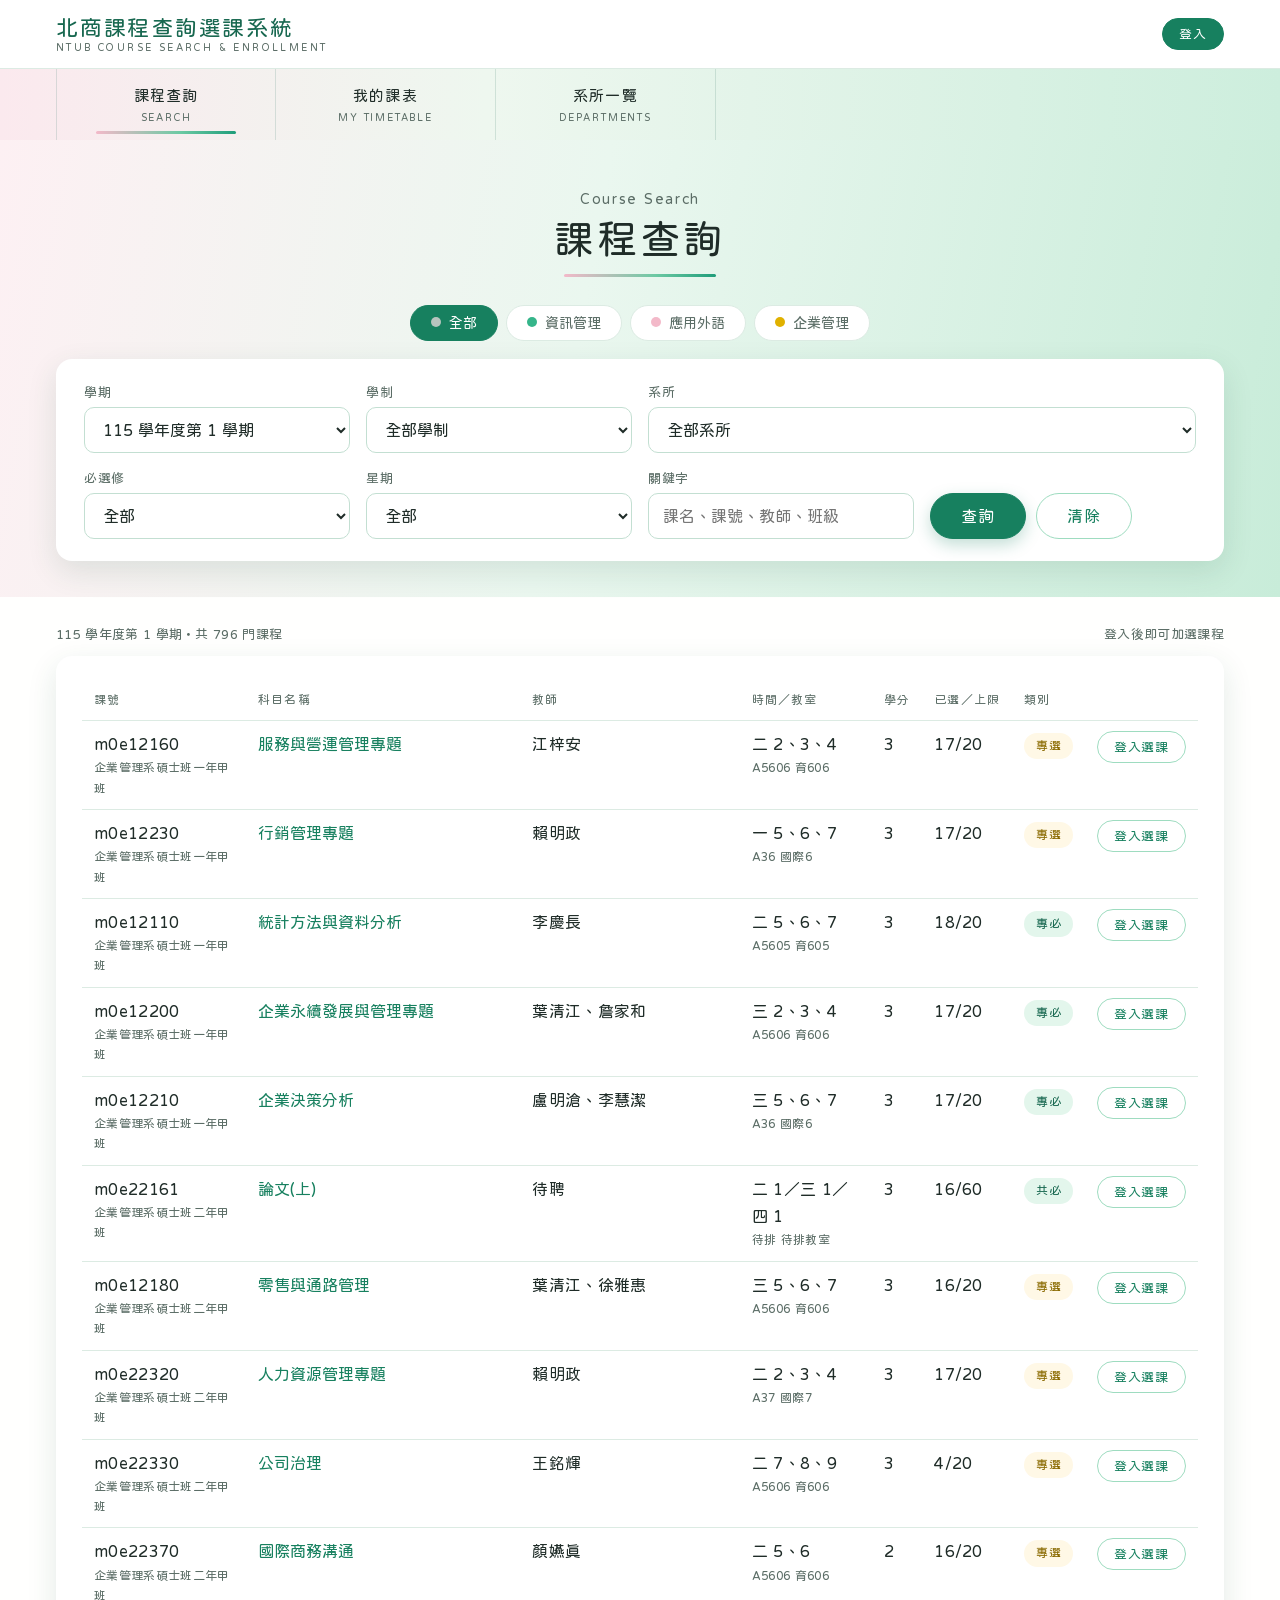
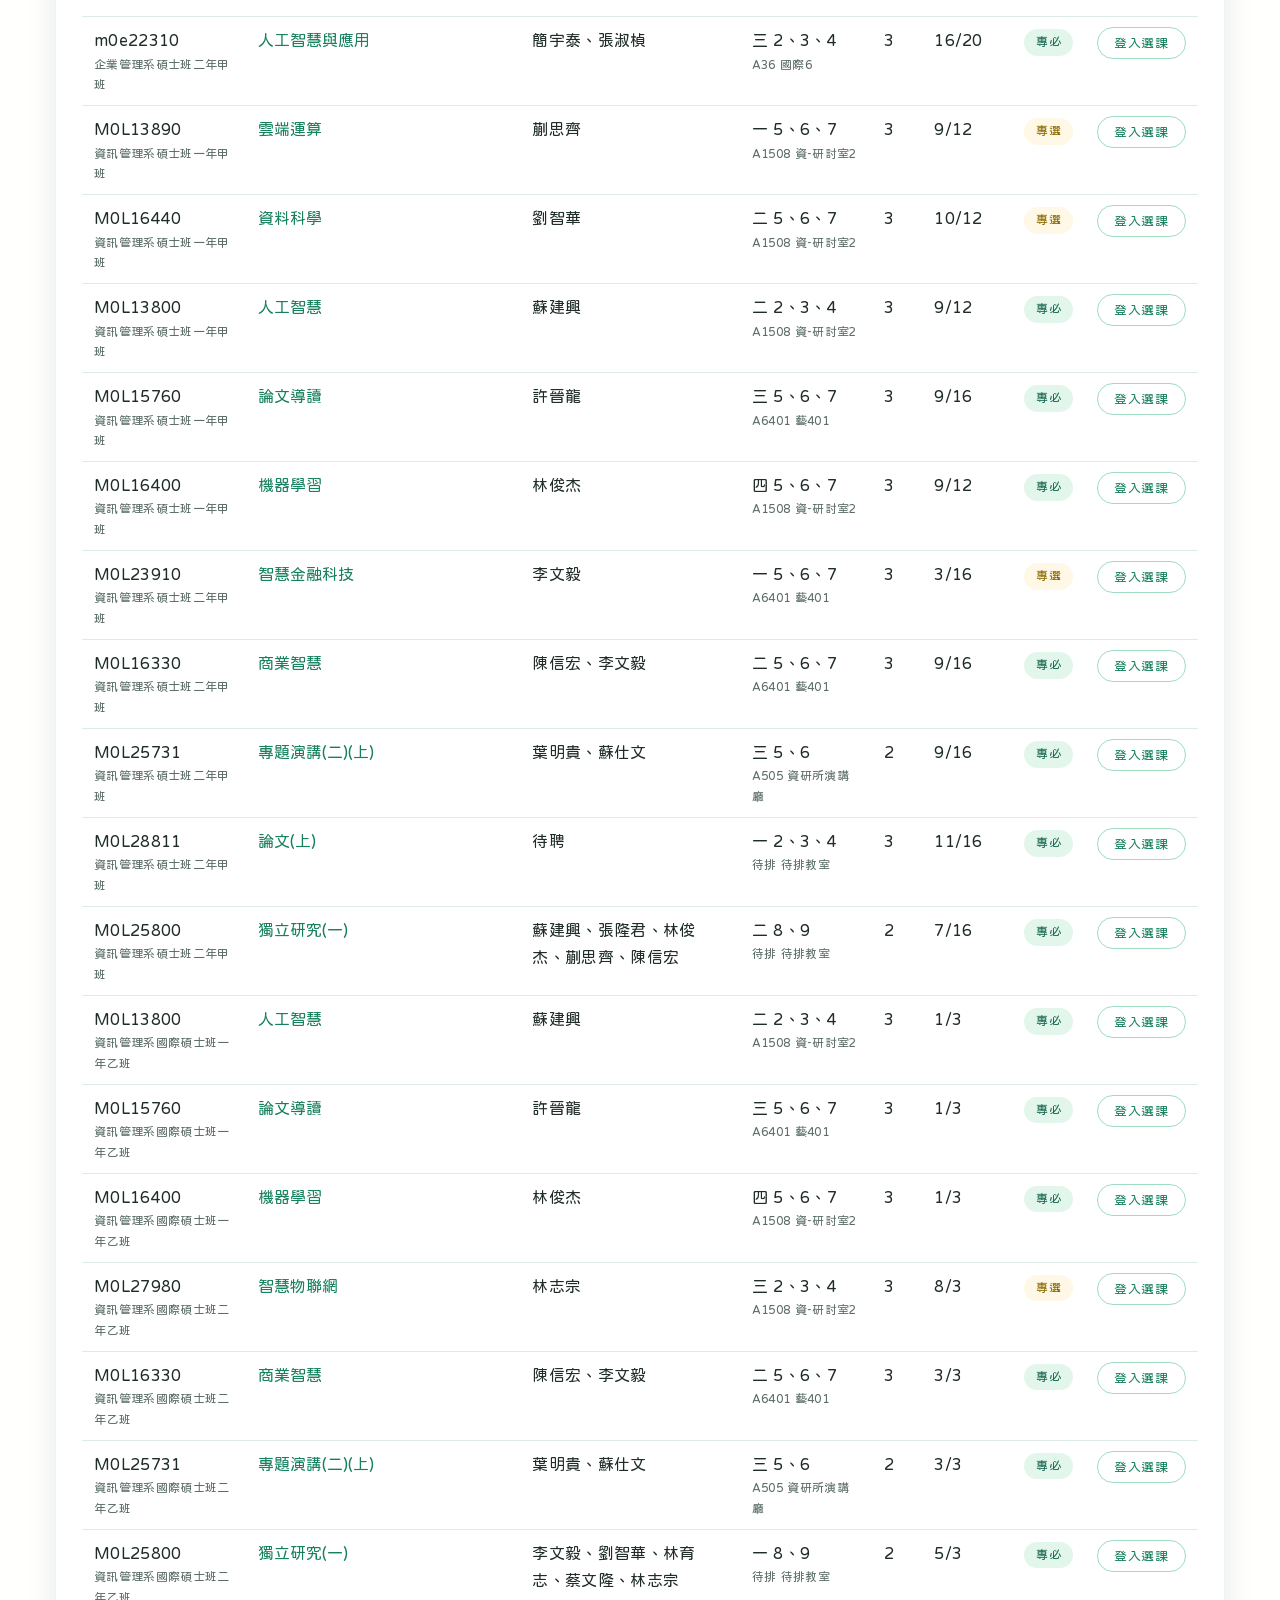
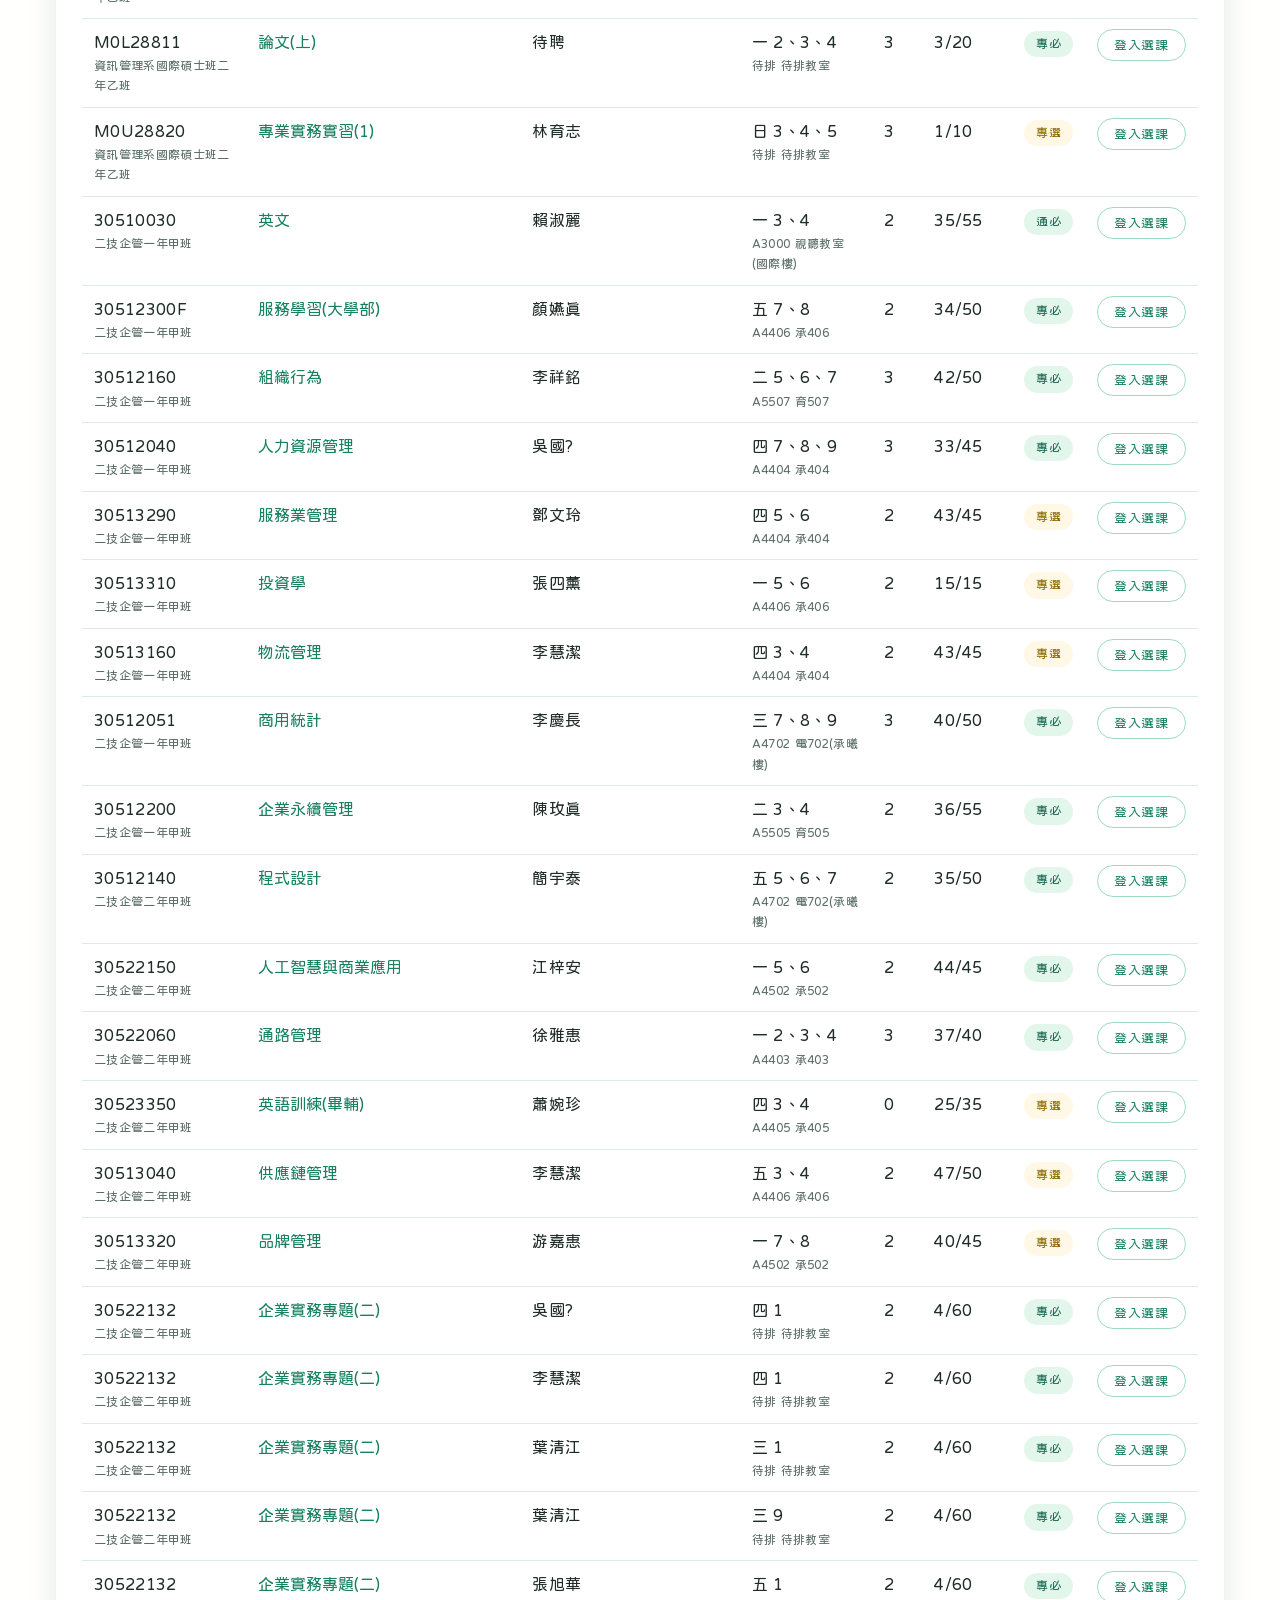
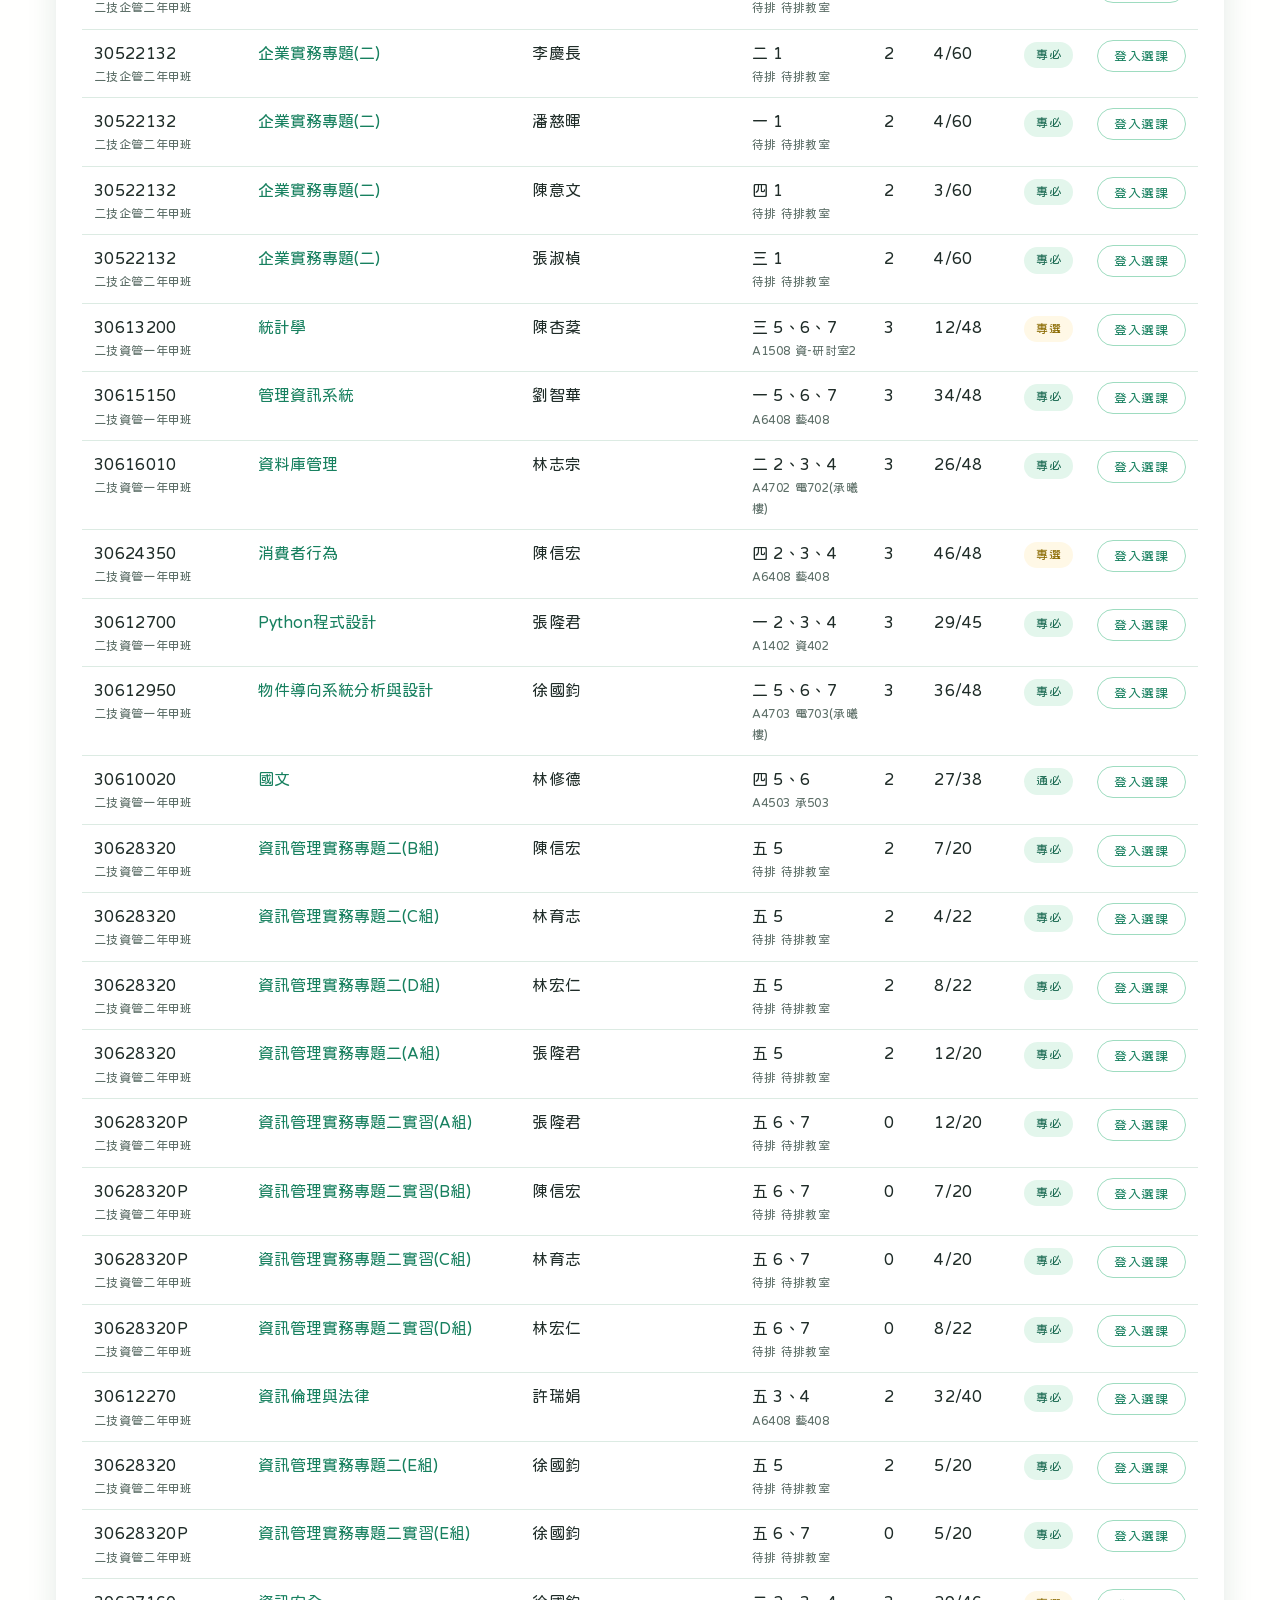
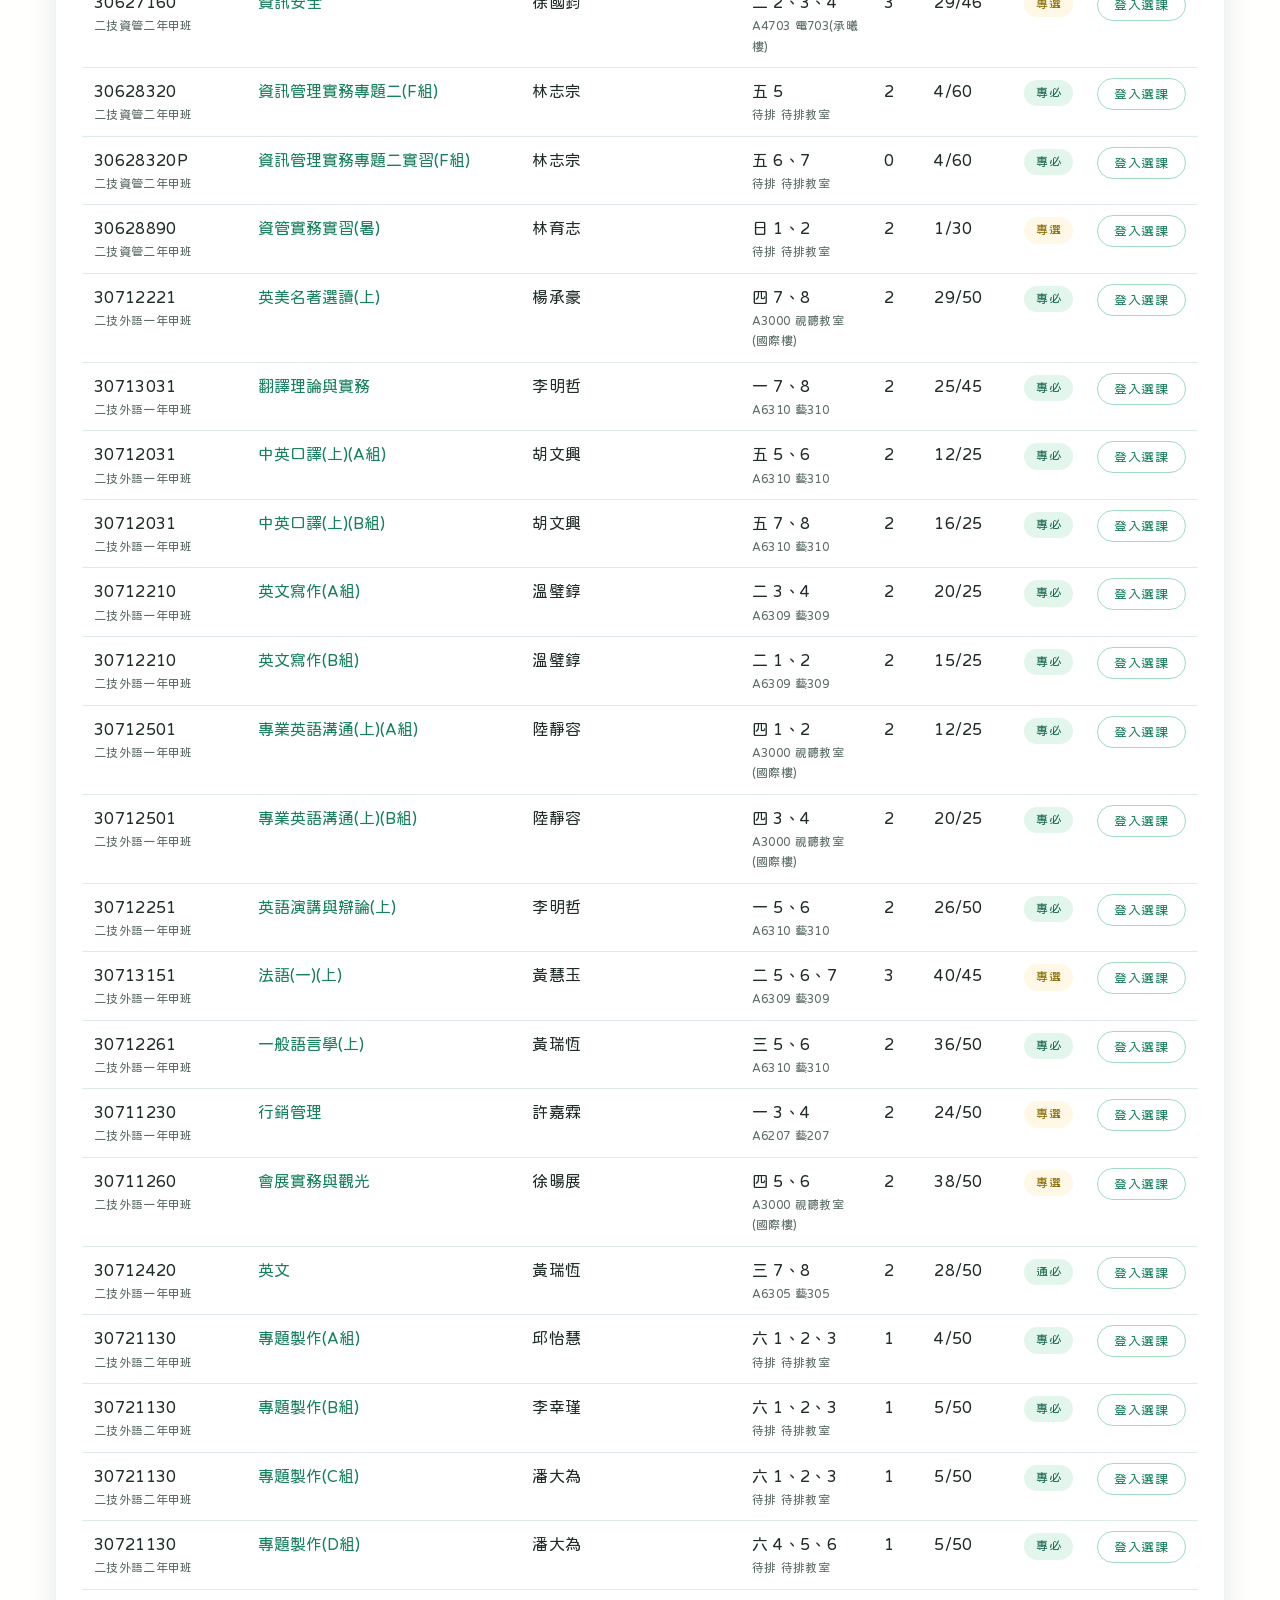
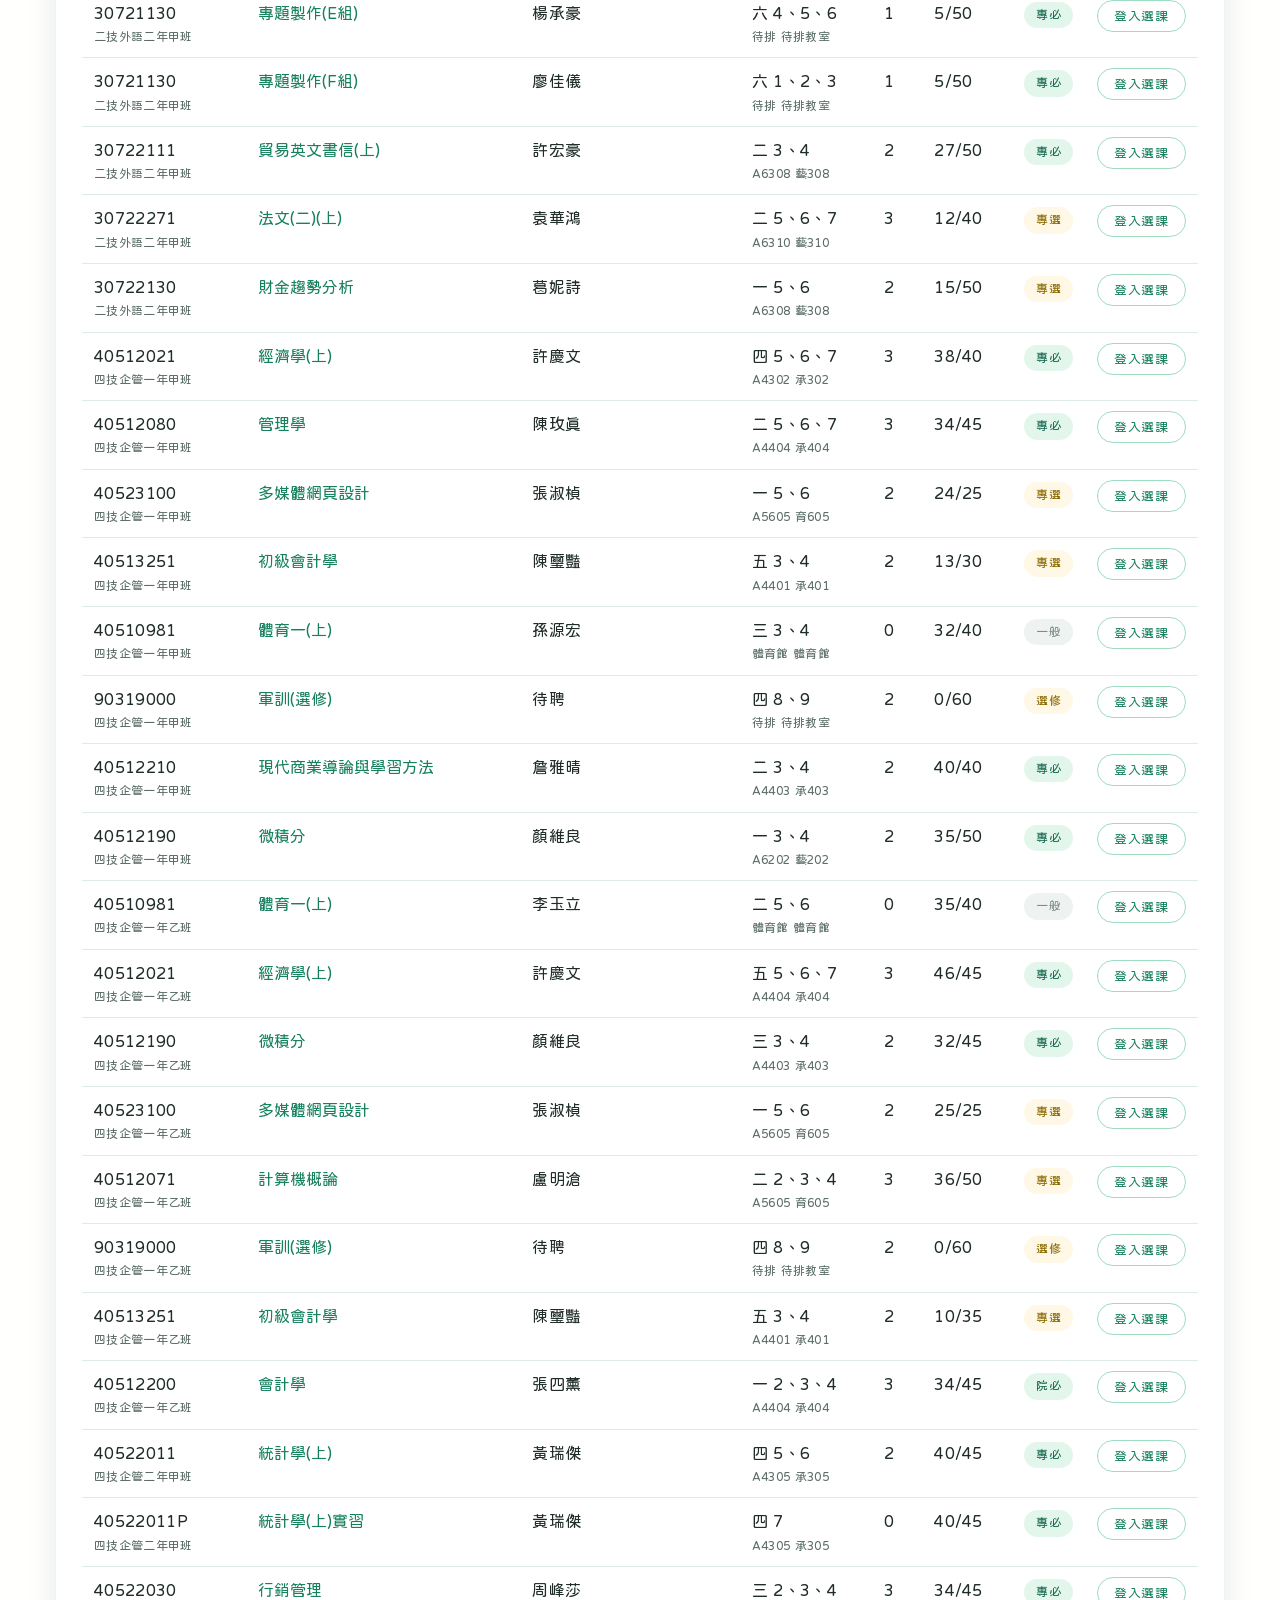
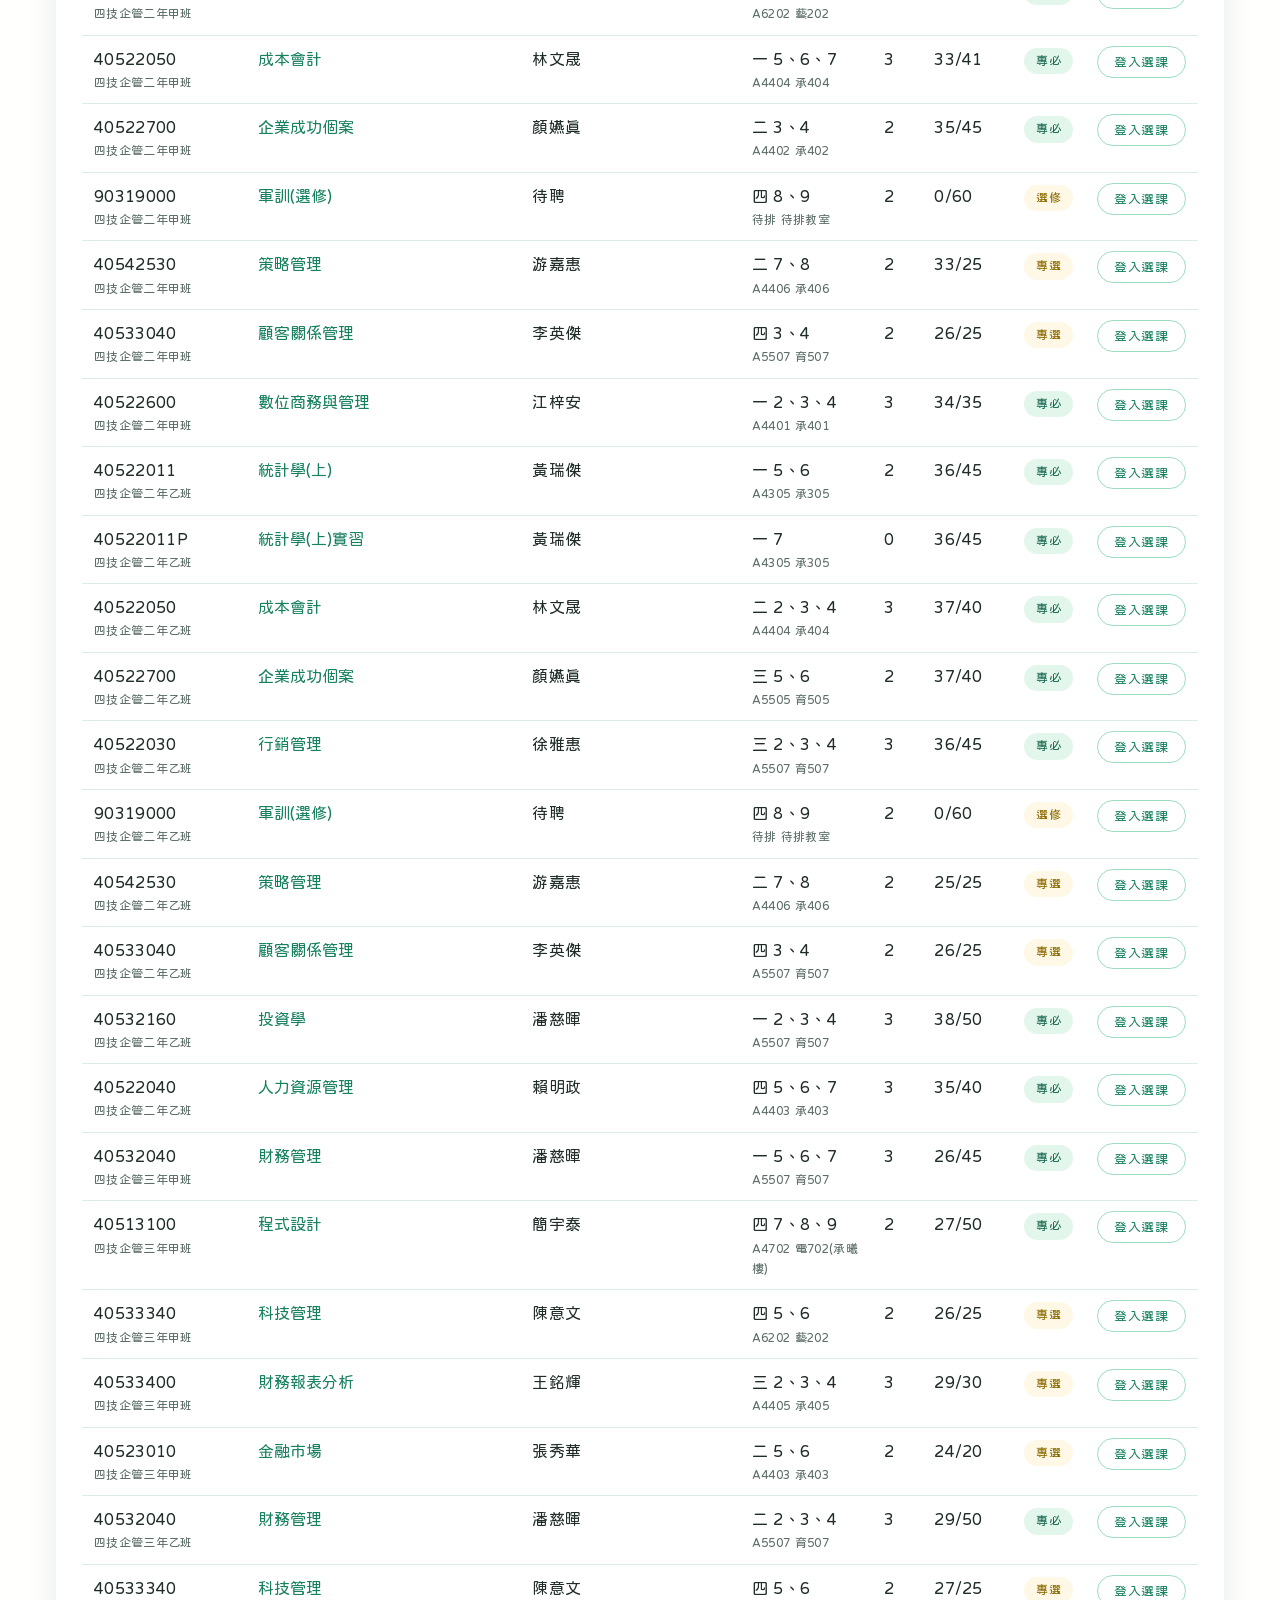
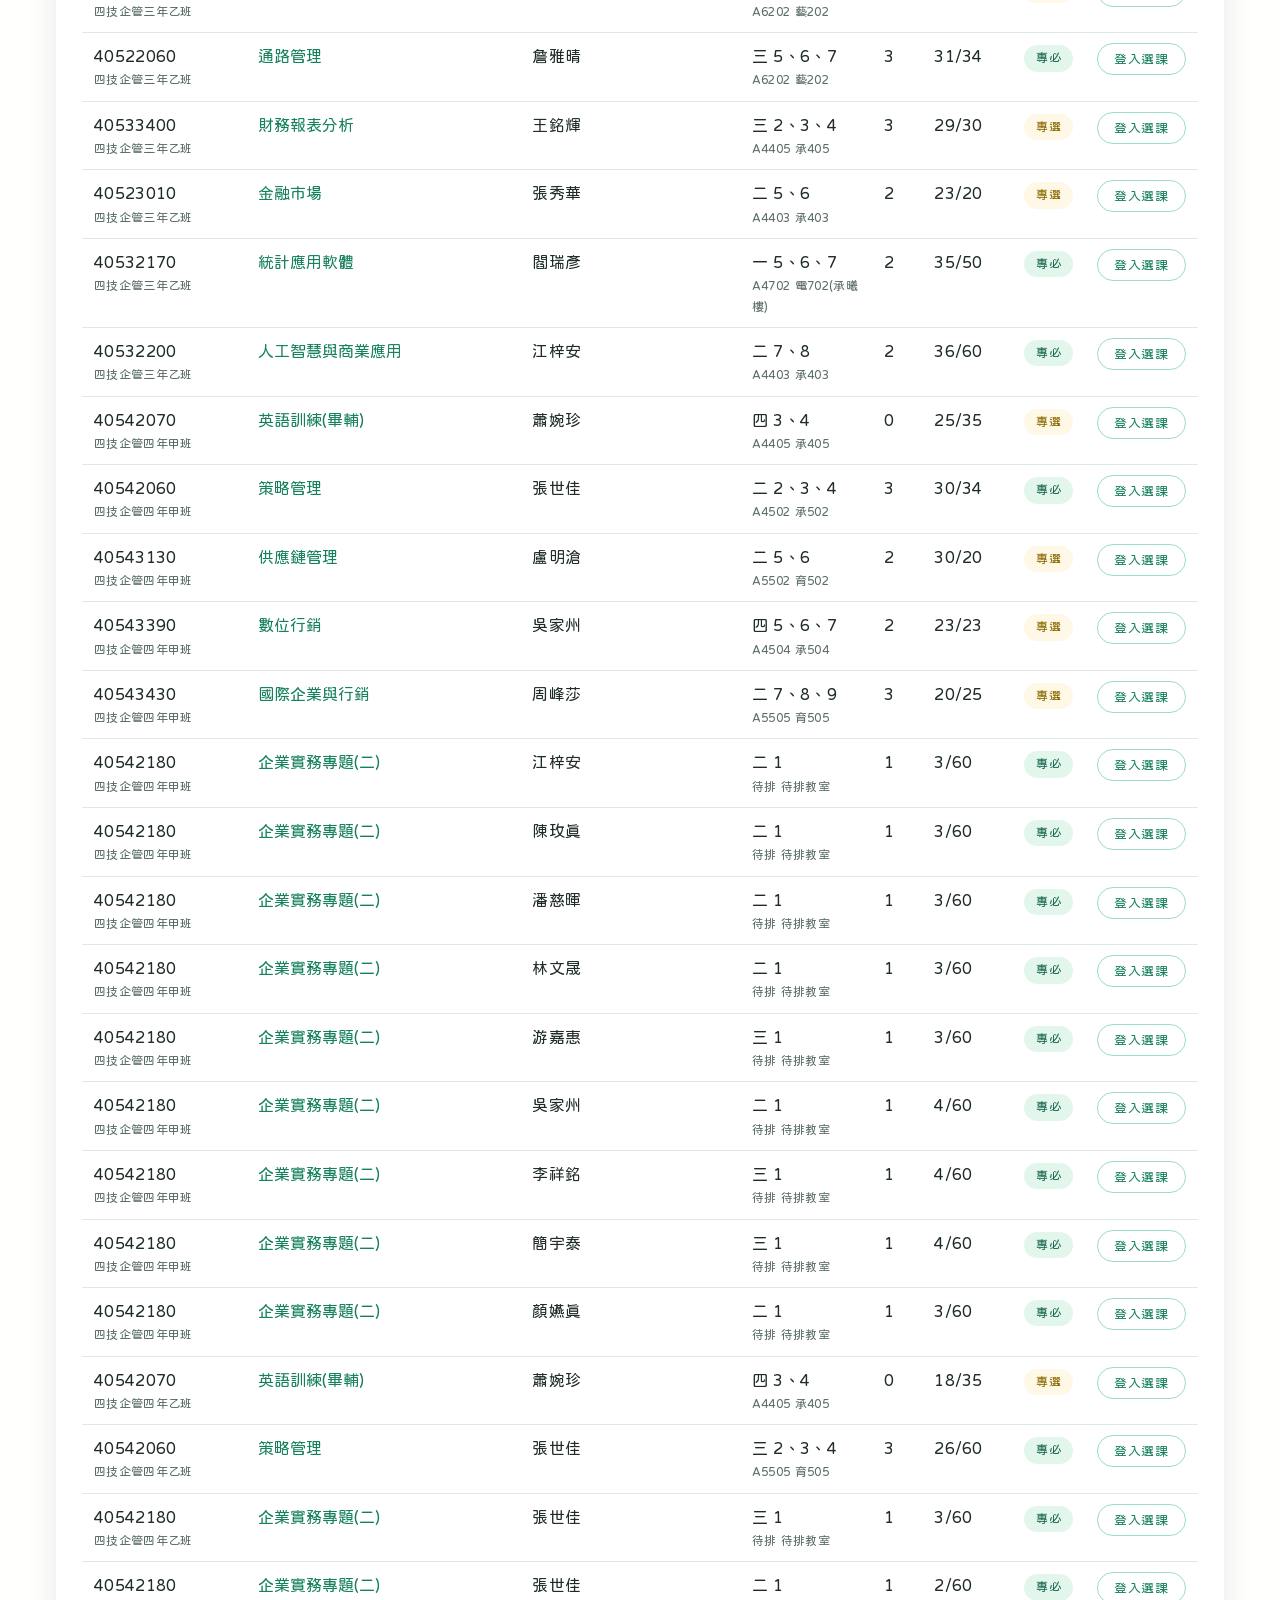
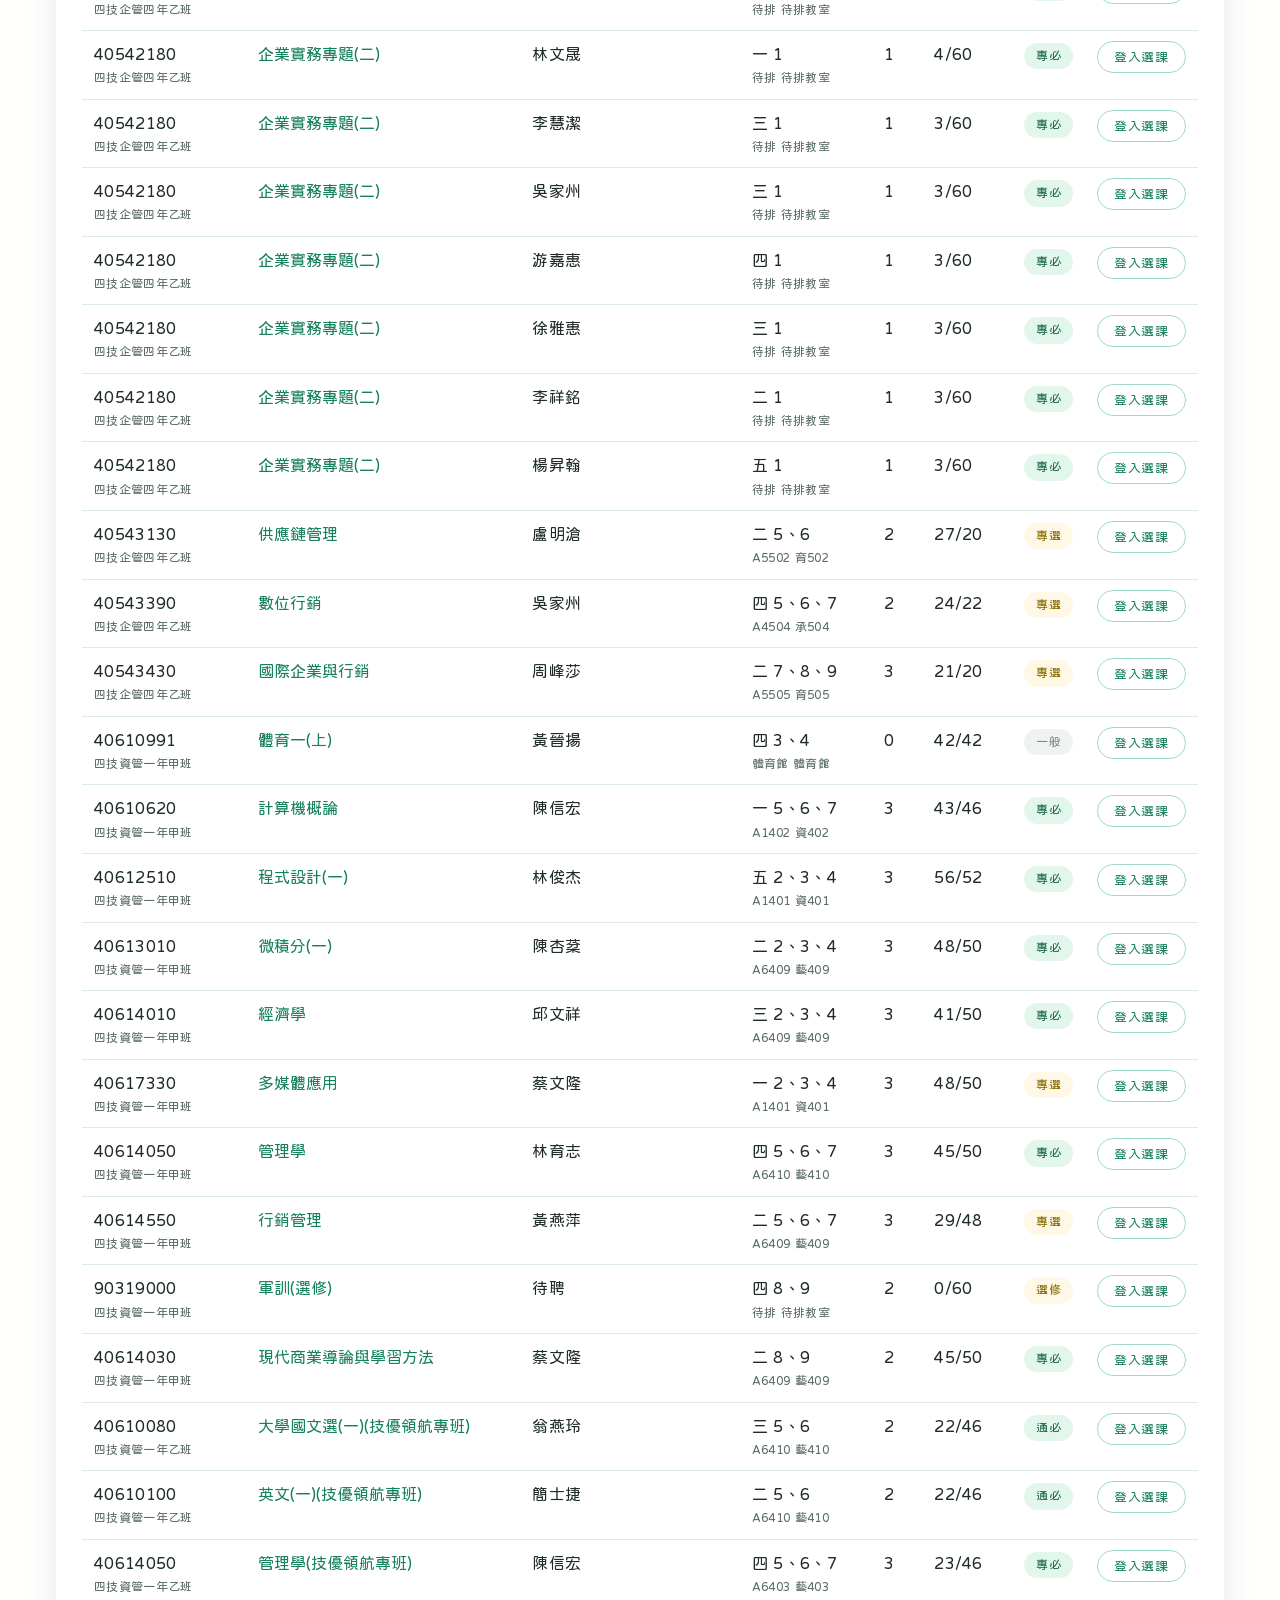
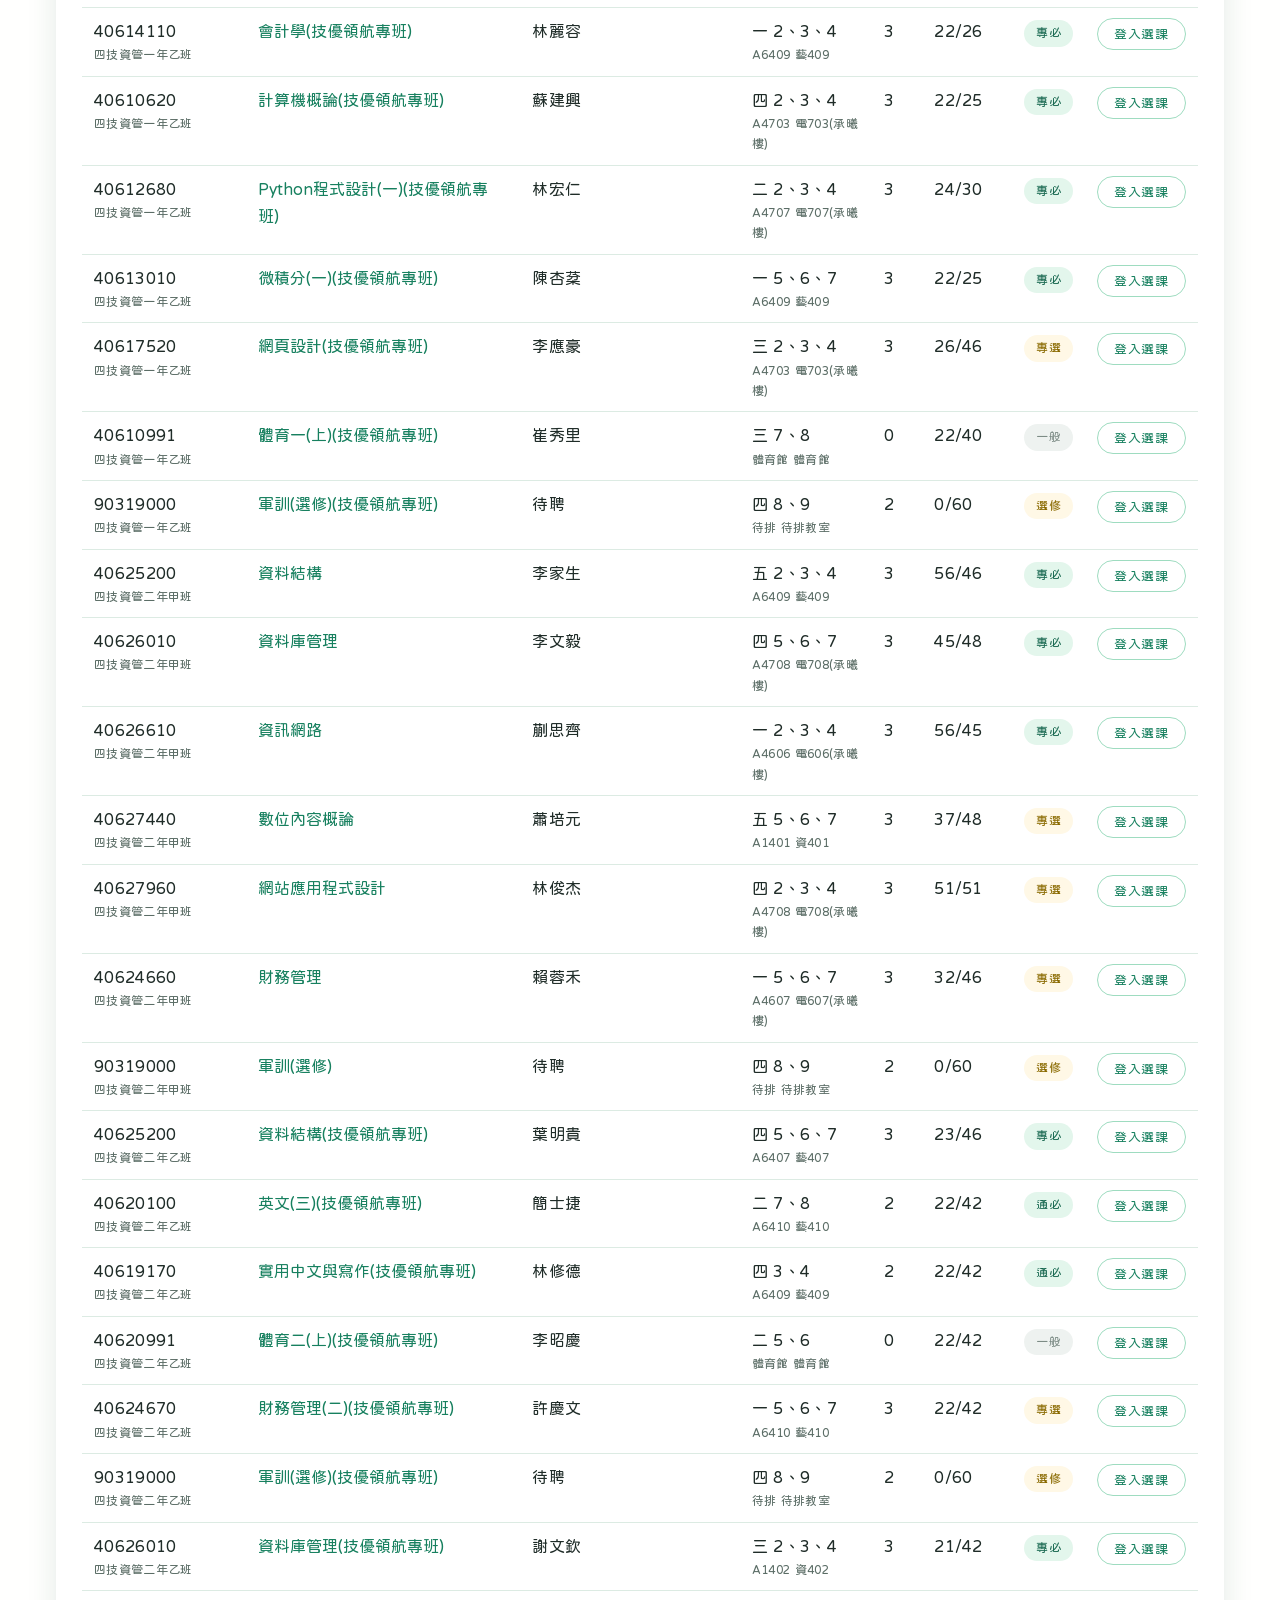
<file: docs/index.html>
<!DOCTYPE html>
<html lang="zh-Hant">
<head>
<meta charset="utf-8">
<meta name="viewport" content="width=device-width,initial-scale=1">
<title>北商課程查詢選課系統</title>
<link rel="stylesheet" href="static/style.css">
</head>
<body data-mode="static" data-base="">
<header class="top">
  <div class="wrap row">
    <a class="brand" href="#"><b>北商課程查詢選課系統</b><small>NTUB COURSE SEARCH &amp; ENROLLMENT</small></a>
    <div class="who" id="who"></div>
  </div>
</header>
<nav class="bar" role="tablist">
  <div class="wrap">
    <button role="tab" data-view="search" aria-selected="true">課程查詢<small>SEARCH</small></button>
    <button role="tab" data-view="table" aria-selected="false">我的課表<small>MY TIMETABLE</small></button>
    <button role="tab" data-view="depts" aria-selected="false">系所一覽<small>DEPARTMENTS</small></button>
  </div>
</nav>

<main>
  <section id="v-search">
    <div class="band">
      <div class="wrap">
        <div class="st"><small>Course Search</small><h2>課程查詢</h2></div>
        <div class="tabs groups" id="groups"></div>
        <form class="card search" id="sform">
          <label class="f">學期<select name="term" id="f-term"></select></label>
          <label class="f">學制<select name="edu" id="f-edu"></select></label>
          <label class="f wide">系所<select name="dept" id="f-dept"></select></label>
          <label class="f">必選修<select name="kind"><option value="">全部</option><option value="必">必修</option><option value="選">選修</option></select></label>
          <label class="f">星期<select name="day" id="f-day"></select></label>
          <label class="f">關鍵字<input name="q" placeholder="課名、課號、教師、班級"></label>
          <div class="acts"><button class="btn" type="submit">查詢</button><button class="btn ghost" type="reset">清除</button></div>
        </form>
      </div>
    </div>
    <div class="wrap">
      <div class="sum"><span id="count" class="note"></span><span class="note" id="credit-mini"></span></div>
      <div class="card tblwrap">
        <table class="tbl">
          <thead><tr><th>課號</th><th>科目名稱</th><th class="hm">教師</th><th>時間／教室</th><th>學分</th><th class="hm">已選／上限</th><th>類別</th><th></th></tr></thead>
          <tbody id="rows"></tbody>
        </table>
        <div class="empty" id="empty" hidden>沒有符合條件的課程</div>
      </div>
    </div>
  </section>

  <section id="v-table" hidden>
    <div class="msec wrap">
      <div class="st"><small>My Timetable</small><h2>我的課表</h2></div>
      <div class="card">
        <div class="stats" id="stats"></div>
        <div class="tblwrap"><table class="tt" id="tt"></table></div>
      </div>
      <div class="card" style="margin-top:20px">
        <h3>已選課程<small>ENROLLED</small></h3>
        <div class="tblwrap"><table class="tbl"><thead><tr><th>課號</th><th>科目名稱</th><th class="hm">教師</th><th>時間／教室</th><th>學分</th><th></th></tr></thead><tbody id="mine"></tbody></table></div>
        <div class="empty" id="mine-empty">尚未選課</div>
      </div>
    </div>
  </section>

  <section id="v-depts" hidden>
    <div class="msec wrap">
      <div class="st"><small>Departments</small><h2>系所一覽</h2></div>
      <p class="note" style="text-align:center">目前開放資訊管理、應用外語、企業管理三系課程，其餘系所陸續建置中。</p>
      <div class="dgrid" id="dgrid"></div>
    </div>
  </section>
</main>

<footer><div class="wrap">課程資料取自國立臺北商業大學公開開課資訊（113-1～115-1）・本網站為課程作業，非學校官方系統，登入與選課僅供展示</div></footer>

<dialog id="login">
  <div class="card">
    <button class="x" data-close aria-label="關閉">×</button>
    <h3>登入<small>SIGN IN</small></h3>
    <form id="lform">
      <label class="f">學號<input name="sid" required autocomplete="off"></label>
      <label class="f">姓名（選填）<input name="name" autocomplete="off"></label>
      <label class="f">密碼<input name="pw" type="password" required autocomplete="off"></label>
      <p class="note" style="margin:0">展示用登入：輸入任意學號與密碼即可，資料不會送出。</p>
      <button class="btn" type="submit">登入</button>
    </form>
  </div>
</dialog>

<dialog id="detail"><div class="card"><button class="x" data-close aria-label="關閉">×</button><div id="dbody"></div></div></dialog>
<div class="toast" id="toast"></div>
<script src="static/app.js"></script>
</body>
</html>
</file>
<file: docs/static/style.css>
@import url("https://fonts.googleapis.com/css2?family=Chiron+GoRound+TC:wght@200..900&family=Huninn&family=Noto+Sans+JP:wght@400;500;700&display=swap");
:root{
  --font:"Huninn","Chiron GoRound TC","Noto Sans JP","Noto Sans TC","Hiragino Sans","Yu Gothic","Microsoft JhengHei","PingFang TC",sans-serif;
  --g0:#15604a;--g1:#17805f;--g2:#35b58a;--brand:#186850;
  --mint0:#f4fbf7;--mint1:#e3f6ec;--mint2:#c8ecda;
  --ink:#1f2c28;--muted:#5b6d66;--line:#dcebe3;
  --bar:linear-gradient(90deg,#fbe9ee 0%,#eef7ef 38%,#cdeedd 100%);
  --band:linear-gradient(100deg,#fdf0f3 0%,#eaf7ef 45%,#c8ecd9 100%);
  --ul:linear-gradient(90deg,#f3b9c9,#6cc9a3 60%,#1f9d7a);
  --shadow:0 10px 30px rgba(24,80,60,.12);
  --max:1200px;
}
*{box-sizing:border-box}
html{scroll-behavior:smooth}
body{margin:0;background:#fffffe;color:var(--ink);font-family:var(--font);font-size:16px;line-height:1.7;letter-spacing:.02em;font-weight:400;font-synthesis:none}
h1,h2,h3,h4,b,strong,th{font-weight:400}
a{color:var(--g1)}a:hover{color:var(--g0)}
.wrap{max-width:var(--max);margin:0 auto;padding:0 16px}
.msec{padding:48px 0 64px}
.band{position:relative;padding:48px 0 36px;background:var(--band)}
.st{text-align:center;margin-bottom:28px}
.st small{display:block;font-size:14px;color:var(--muted);letter-spacing:.12em}
.st h2{display:inline-block;position:relative;margin:2px 0 0;padding:0 0 12px;font-size:clamp(28px,4vw,40px);line-height:1.3;letter-spacing:.08em}
.st h2::after{content:"";position:absolute;left:6%;right:6%;bottom:0;height:3px;border-radius:2px;background:var(--ul)}
.card{background:#fff;border-radius:16px;box-shadow:var(--shadow);padding:24px 26px 18px}
.card h3{display:flex;align-items:baseline;gap:10px;margin:0 0 10px;font-size:22px;letter-spacing:.06em}
.card h3 small{font-size:12px;color:var(--muted);letter-spacing:.1em}
.btn{display:inline-block;height:46px;line-height:44px;padding:0 30px;border-radius:999px;background:var(--g1);border:1px solid var(--g1);color:#fff;font:inherit;font-size:16px;letter-spacing:.06em;text-decoration:none;cursor:pointer;box-shadow:0 6px 16px rgba(23,128,95,.26);white-space:nowrap}
.btn:hover{background:var(--g0);border-color:var(--g0);color:#fff}
.btn.ghost{background:#fff;color:var(--g1);border-color:#9edcc0;box-shadow:none}
.btn.ghost:hover{background:var(--mint1);color:var(--brand)}
.btn.sm{height:32px;line-height:30px;padding:0 16px;font-size:13px;box-shadow:none}
.btn.danger{background:#fff;color:#b3261e;border-color:#f3c3bd;box-shadow:none}
.btn.danger:hover{background:#fdecea}
.btn:disabled{opacity:.45;cursor:not-allowed}
.tabs{display:flex;flex-wrap:wrap;gap:8px}
.tabs button{padding:10px 20px;border:1px solid var(--line);border-radius:999px;background:#fff;color:var(--muted);font:inherit;font-size:14px;line-height:1;cursor:pointer}
.tabs button[aria-selected="true"]{background:var(--g1);color:#fff;border-color:var(--g1)}
.tabs button:hover:not([aria-selected="true"]){background:var(--mint0);color:var(--brand)}
.tabs i{display:inline-block;width:10px;height:10px;border-radius:50%;margin-right:8px;vertical-align:1px}
label.f{display:flex;flex-direction:column;gap:4px;color:var(--muted);font-size:13px;letter-spacing:.04em}
select,input{font:inherit;height:46px;padding:0 14px;border:1px solid #c3dfd2;border-radius:10px;background:#fff;color:var(--ink);font-size:16px;width:100%}
select:hover,input:hover{border-color:#6cc9a3}
select:focus,input:focus{outline:none;border-color:#1f9d7a;box-shadow:0 0 0 3px rgba(31,157,122,.2)}
.tbl{width:100%;border-collapse:collapse}
.tbl th,.tbl td{padding:10px 12px;border-bottom:1px solid var(--line);text-align:left;vertical-align:top}
.tbl thead th{color:var(--muted);font-size:12px;letter-spacing:.1em;white-space:nowrap}
.tbl tbody tr:hover td{background:var(--mint0)}
.note{color:var(--muted);font-size:13px}
.tag{display:inline-block;padding:3px 12px;border-radius:999px;background:var(--mint1);color:var(--brand);font-size:12px;white-space:nowrap}
.tag.warn{background:#fff8e6;color:#8a6a00}.tag.bad{background:#fdecea;color:#b3261e}.tag.off{background:#eef2f0;color:#7d8c86}
a:focus-visible,button:focus-visible,select:focus-visible,input:focus-visible{outline:3px solid #1f9d7a;outline-offset:2px;border-radius:6px}

header.top{background:#fff;border-bottom:1px solid var(--line);position:sticky;top:0;z-index:20}
.top .row{display:flex;align-items:center;justify-content:space-between;gap:16px;height:68px}
.brand{display:flex;flex-direction:column;line-height:1.25;text-decoration:none;color:var(--brand)}
.brand b{font-size:22px;letter-spacing:.08em}
.brand small{font-size:10px;letter-spacing:.24em;color:var(--muted)}
.who{display:flex;align-items:center;gap:10px;font-size:14px;color:var(--muted)}
.who .dot{width:20px;height:20px;border-radius:50%;border:4px solid var(--g2)}
nav.bar{background:var(--bar)}
nav.bar .wrap{display:flex}
nav.bar button{flex:1;max-width:220px;background:none;border:0;border-right:1px solid rgba(24,104,80,.15);padding:14px 8px;font:inherit;font-size:15px;letter-spacing:.08em;color:var(--ink);cursor:pointer;position:relative}
nav.bar button:first-child{border-left:1px solid rgba(24,104,80,.15)}
nav.bar button small{display:block;font-size:10px;letter-spacing:.18em;color:var(--muted)}
nav.bar button[aria-selected="true"]::after,nav.bar button:hover::after{content:"";position:absolute;left:18%;right:18%;bottom:6px;height:3px;border-radius:2px;background:var(--ul)}

.search{display:grid;grid-template-columns:repeat(4,1fr);gap:14px 16px;padding:22px 28px}
.search .wide{grid-column:span 2}
.search .acts{display:flex;align-items:flex-end;gap:10px}
.groups{margin-bottom:18px;justify-content:center}
.sum{display:flex;justify-content:space-between;align-items:center;margin:26px 0 10px;gap:12px;flex-wrap:wrap}
.tblwrap{overflow-x:auto}
.cname{background:none;border:0;padding:0;font:inherit;color:var(--g1);cursor:pointer;text-align:left}
.cname:hover{color:var(--g0);text-decoration:underline}
.sub{display:block;font-size:12px;color:var(--muted)}
.empty{text-align:center;padding:48px 0;color:var(--muted)}

.tt{width:100%;border-collapse:separate;border-spacing:4px;table-layout:fixed}
.tt th{font-size:12px;color:var(--muted);letter-spacing:.1em;padding:6px}
.tt td{height:56px;background:var(--mint0);border-radius:10px;padding:4px 6px;font-size:12px;line-height:1.35;vertical-align:top}
.tt td.p{background:none;color:var(--muted);text-align:center;vertical-align:middle;width:56px}
.tt td.on{background:var(--mint1);border:1px solid #9edcc0;color:var(--brand)}
.stats{display:flex;gap:28px;flex-wrap:wrap;margin-bottom:18px}
.stats div{font-size:13px;color:var(--muted)}
.stats b{display:block;font-size:28px;color:var(--brand);letter-spacing:.04em}

.dgrid{display:grid;grid-template-columns:repeat(auto-fill,minmax(260px,1fr));gap:14px}
.dcard{border:1px solid var(--line);border-radius:12px;padding:14px 16px;background:#fff}
.dcard h4{margin:0 0 8px;font-size:15px;color:var(--muted);letter-spacing:.08em}
.dcard li{display:flex;justify-content:space-between;gap:8px;padding:4px 0;font-size:14px;border-bottom:1px dashed var(--line)}
.dcard ul{list-style:none;margin:0;padding:0}

dialog{border:0;border-radius:16px;box-shadow:var(--shadow);padding:0;max-width:min(520px,92vw);width:100%;color:var(--ink)}
dialog::backdrop{background:rgba(20,50,40,.35)}
dialog .card{box-shadow:none}
dialog form{display:flex;flex-direction:column;gap:14px}
dialog .x{position:absolute;right:14px;top:12px;background:none;border:0;font-size:22px;color:var(--muted);cursor:pointer}
.kv{width:100%;border-collapse:collapse;font-size:14px}
.kv th{color:var(--muted);text-align:left;width:88px;padding:7px 0;border-bottom:1px solid var(--line)}
.kv td{padding:7px 0;border-bottom:1px solid var(--line)}

.toast{position:fixed;left:50%;bottom:28px;transform:translateX(-50%) translateY(20px);background:#fff;border:2px solid #9edcc0;border-radius:40px;box-shadow:var(--shadow);padding:10px 24px;font-size:14px;opacity:0;transition:.25s;z-index:50;pointer-events:none}
.toast.show{opacity:1;transform:translateX(-50%) translateY(0)}
.toast.bad{border-color:#f3c3bd;color:#b3261e}
footer{background:var(--mint0);padding:28px 0;color:var(--muted);font-size:13px;text-align:center;margin-top:24px}
[hidden]{display:none!important}

@media (max-width:900px){.search{grid-template-columns:repeat(2,1fr)}}
@media (max-width:640px){
  .card{padding:20px 18px 14px}.search{padding:18px 16px 12px;grid-template-columns:1fr 1fr}.search .wide{grid-column:span 2}
  .brand b{font-size:18px}.brand small{font-size:9px}
  nav.bar button{font-size:14px;padding:12px 4px}
  .msec{padding-top:36px}
  .tbl .hm{display:none}
  .tt td{font-size:10px;height:48px;padding:3px}
}
@media (max-width:420px){.brand small{display:none}.who span{display:none}}
</file>
